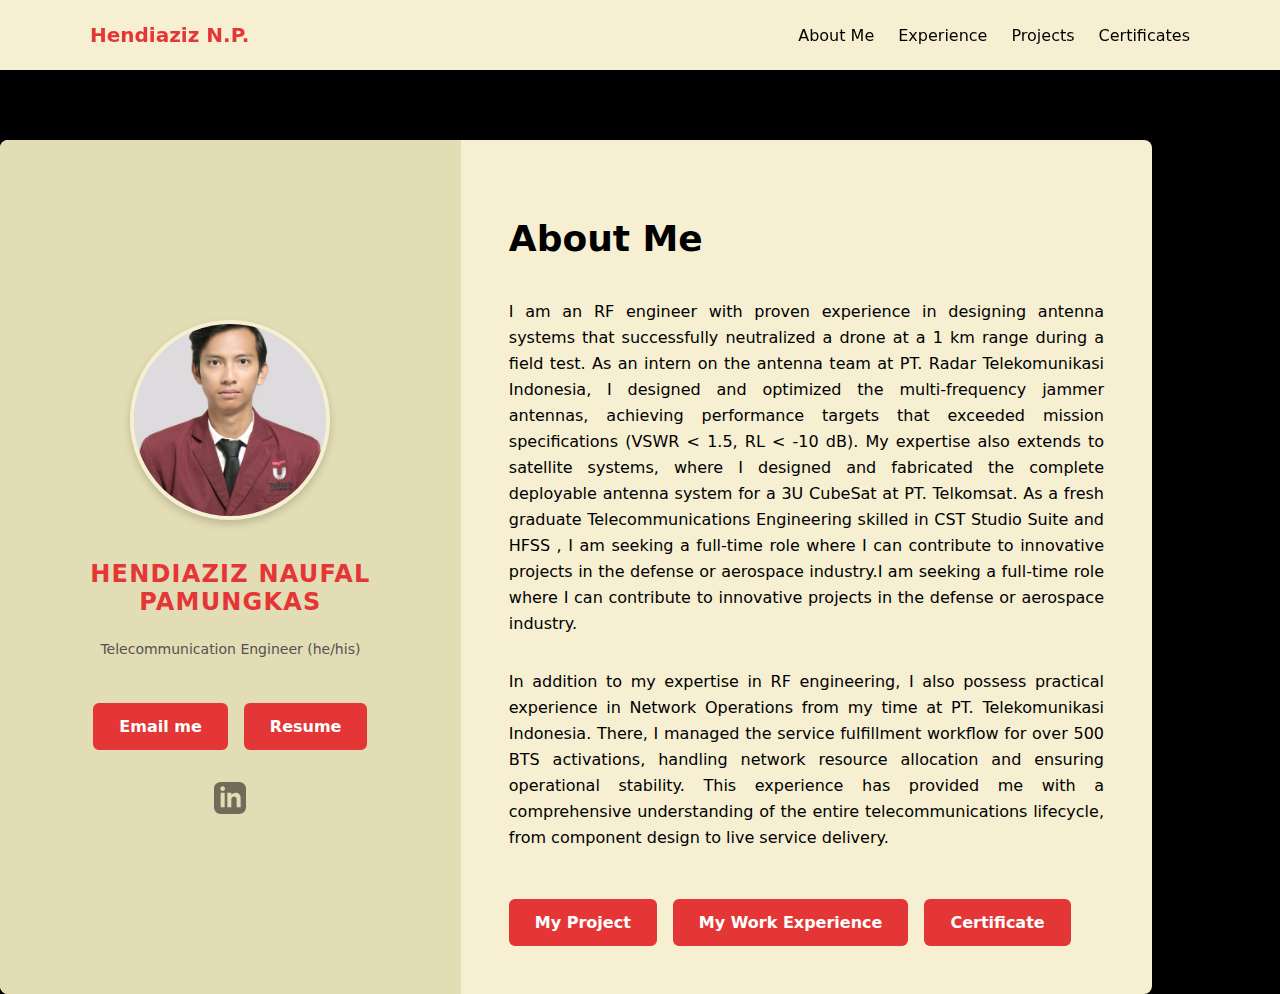
<file: index.html>
<!doctype html>
<html>
<head>
  <meta charset="UTF-8">
  <meta name="viewport" content="width=device-width, initial-scale=1.0">
  <title>Hendiaziz Portofolio</title>
  <link href="style.css" rel="stylesheet"> </head>
<body>
    <header class="site-header">
    <div class="header-container">
        <a href="index.html" class="nav-logo">Hendiaziz N.P.</a>

        <nav class="main-nav">
            <ul class="nav-links">
                <li><a href="index.html" class="nav-link">About Me</a></li>
                <li><a href="experience.html" class="nav-link">Experience</a></li>
                <li><a href="project.html" class="nav-link">Projects</a></li>
                <li><a href="certivicate.html" class="nav-link">Certificates</a></li>
            </ul>
        </nav>

        <button class="hamburger-menu" aria-label="Open Navigation Menu">
            <span class="line"></span>
            <span class="line"></span>
            <span class="line"></span>
        </button>
    </div>
</header>

    <main class="card">
        <div class="left-column">
    <img src="img/fotoaziz.jpg" alt="HENDIAZIZ NAUFAL PAMUNGKAS" class="profile-image">
    <h1 class="main-title">Hendiaziz Naufal Pamungkas</h1>
    <p class="subtitle">Telecommunication Engineer (he/his)</p>
    <div class="button-group">
        <a href="mailto:nhendiaziz@gmail.com" class="button">Email me</a>
        <a href="https://drive.google.com/file/d/1rLnEvaNYrmOI6PN3mwVgWo8ImVRgdI9_/view" class="button">Resume</a>
    </div>

    <a href="https://www.linkedin.com/in/hendiaziz-naufal-pamungkas/" target="_blank" rel="noopener noreferrer" class="social-icon">
        <svg fill="currentColor" viewBox="0 0 24 24" aria-hidden="true">
            <path d="M19 0h-14c-2.761 0-5 2.239-5 5v14c0 2.761 2.239 5 5 5h14c2.762 0 5-2.239 5-5v-14c0-2.761-2.238-5-5-5zm-11 19h-3v-11h3v11zm-1.5-12.268c-.966 0-1.75-.79-1.75-1.764s.784-1.764 1.75-1.764 1.75.79 1.75 1.764-.783 1.764-1.75 1.764zm13.5 12.268h-3v-5.604c0-3.368-4-3.113-4 0v5.604h-3v-11h3v1.765c1.396-2.586 7-2.777 7 2.476v6.759z"/>
        </svg>
    </a>
    </div>                                  

        <div class="right-column">
            <h2 class="about-title">About Me</h2>
            <p>I am an RF engineer with proven experience in designing antenna systems that successfully neutralized a drone at a 1 km range during a field test. As an intern on the antenna team at PT. Radar Telekomunikasi Indonesia, I designed and optimized the multi-frequency jammer antennas, achieving performance targets that exceeded mission specifications (VSWR < 1.5, RL < -10 dB). My expertise also extends to satellite systems, where I designed and fabricated the complete deployable antenna system for a 3U CubeSat at PT. Telkomsat. As a fresh graduate Telecommunications Engineering skilled in CST Studio Suite and HFSS , I am seeking a full-time role where I can contribute to innovative projects in the defense or aerospace industry.I am seeking a full-time role where I can contribute to innovative projects in the defense or aerospace industry.</p>
            <p>In addition to my expertise in RF engineering, I also possess practical experience in Network Operations from my time at PT. Telekomunikasi Indonesia. There, I managed the service fulfillment workflow for over 500 BTS activations, handling network resource allocation and ensuring operational stability. This experience has provided me with a comprehensive understanding of the entire telecommunications lifecycle, from component design to live service delivery.</p>
            <div class="button-group">
                <a href="project.html" class="button">My Project</a>
                <a href="experience.html" class="button">My Work Experience</a>
                <a href="certivicate.html" class="button">Certificate</a>
            </div>
        </div>
    </main>
<script>
    const hamburger = document.querySelector('.hamburger-menu');
    const navLinks = document.querySelector('.nav-links');

    hamburger.addEventListener('click', () => {
        // Toggle class 'nav-active' pada menu
        navLinks.classList.toggle('nav-active');
        
        // Toggle class 'active' pada tombol hamburger untuk animasi
        hamburger.classList.toggle('active');
    });
</script>
</body>
</html>
</file>
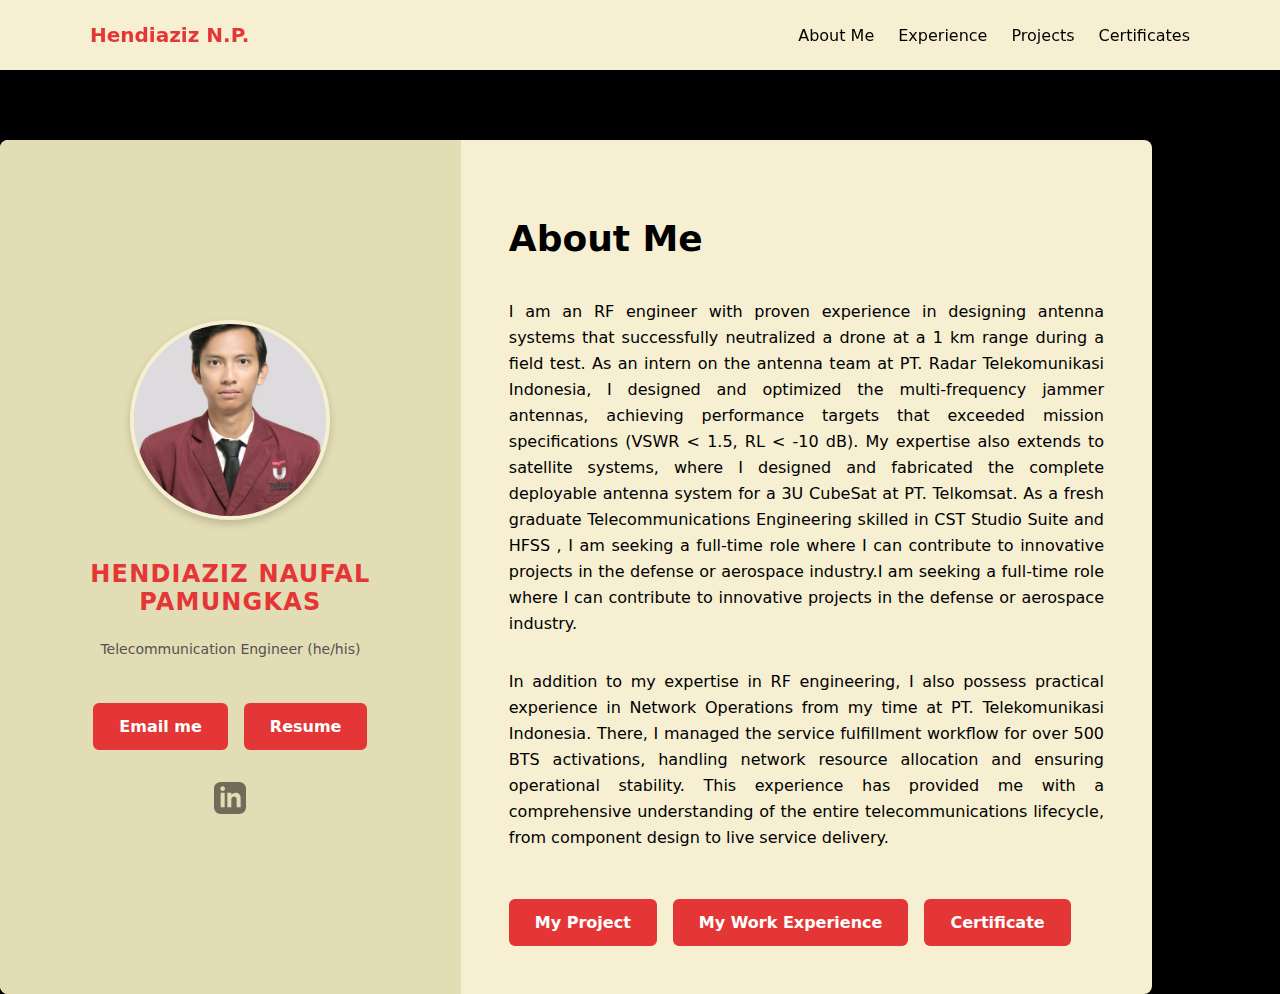
<file: about.html>
<!doctype html>
<html>
<head>
  <meta charset="UTF-8">
  <meta name="viewport" content="width=device-width, initial-scale=1.0">
  <title>Hendiaziz Portofolio</title>
  <link href="style.css" rel="stylesheet"> </head>
<body>
    <header class="site-header">
    <div class="header-container">
        <a href="about.html" class="nav-logo">Hendiaziz N.P.</a>

        <nav class="main-nav">
            <ul class="nav-links">
                <li><a href="about.html" class="nav-link">About Me</a></li>
                <li><a href="experience.html" class="nav-link">Experience</a></li>
                <li><a href="project.html" class="nav-link">Projects</a></li>
                <li><a href="certivicate.html" class="nav-link">Certificates</a></li>
            </ul>
        </nav>

        <button class="hamburger-menu" aria-label="Open Navigation Menu">
            <span class="line"></span>
            <span class="line"></span>
            <span class="line"></span>
        </button>
    </div>
</header>

    <main class="card">
        <div class="left-column">
    <img src="img/fotoaziz.jpg" alt="HENDIAZIZ NAUFAL PAMUNGKAS" class="profile-image">
    <h1 class="main-title">Hendiaziz Naufal Pamungkas</h1>
    <p class="subtitle">Telecommunication Engineer (he/his)</p>
    <div class="button-group">
        <a href="mailto:nhendiaziz@gmail.com" class="button">Email me</a>
        <a href="https://drive.google.com/file/d/1rLnEvaNYrmOI6PN3mwVgWo8ImVRgdI9_/view" class="button">Resume</a>
    </div>

    <a href="https://www.linkedin.com/in/hendiaziz-naufal-pamungkas/" target="_blank" rel="noopener noreferrer" class="social-icon">
        <svg fill="currentColor" viewBox="0 0 24 24" aria-hidden="true">
            <path d="M19 0h-14c-2.761 0-5 2.239-5 5v14c0 2.761 2.239 5 5 5h14c2.762 0 5-2.239 5-5v-14c0-2.761-2.238-5-5-5zm-11 19h-3v-11h3v11zm-1.5-12.268c-.966 0-1.75-.79-1.75-1.764s.784-1.764 1.75-1.764 1.75.79 1.75 1.764-.783 1.764-1.75 1.764zm13.5 12.268h-3v-5.604c0-3.368-4-3.113-4 0v5.604h-3v-11h3v1.765c1.396-2.586 7-2.777 7 2.476v6.759z"/>
        </svg>
    </a>
    </div>                                  

        <div class="right-column">
            <h2 class="about-title">About Me</h2>
            <p>I am an RF engineer with proven experience in designing antenna systems that successfully neutralized a drone at a 1 km range during a field test. As an intern on the antenna team at PT. Radar Telekomunikasi Indonesia, I designed and optimized the multi-frequency jammer antennas, achieving performance targets that exceeded mission specifications (VSWR < 1.5, RL < -10 dB). My expertise also extends to satellite systems, where I designed and fabricated the complete deployable antenna system for a 3U CubeSat at PT. Telkomsat. As a fresh graduate Telecommunications Engineering skilled in CST Studio Suite and HFSS , I am seeking a full-time role where I can contribute to innovative projects in the defense or aerospace industry.I am seeking a full-time role where I can contribute to innovative projects in the defense or aerospace industry.</p>
            <p>In addition to my expertise in RF engineering, I also possess practical experience in Network Operations from my time at PT. Telekomunikasi Indonesia. There, I managed the service fulfillment workflow for over 500 BTS activations, handling network resource allocation and ensuring operational stability. This experience has provided me with a comprehensive understanding of the entire telecommunications lifecycle, from component design to live service delivery.</p>
            <div class="button-group">
                <a href="project.html" class="button">My Project</a>
                <a href="experience.html" class="button">My Work Experience</a>
                <a href="certivicate.html" class="button">Certificate</a>
            </div>
        </div>
    </main>
<script>
    const hamburger = document.querySelector('.hamburger-menu');
    const navLinks = document.querySelector('.nav-links');

    hamburger.addEventListener('click', () => {
        // Toggle class 'nav-active' pada menu
        navLinks.classList.toggle('nav-active');
        
        // Toggle class 'active' pada tombol hamburger untuk animasi
        hamburger.classList.toggle('active');
    });
</script>
</body>
</html>
</file>
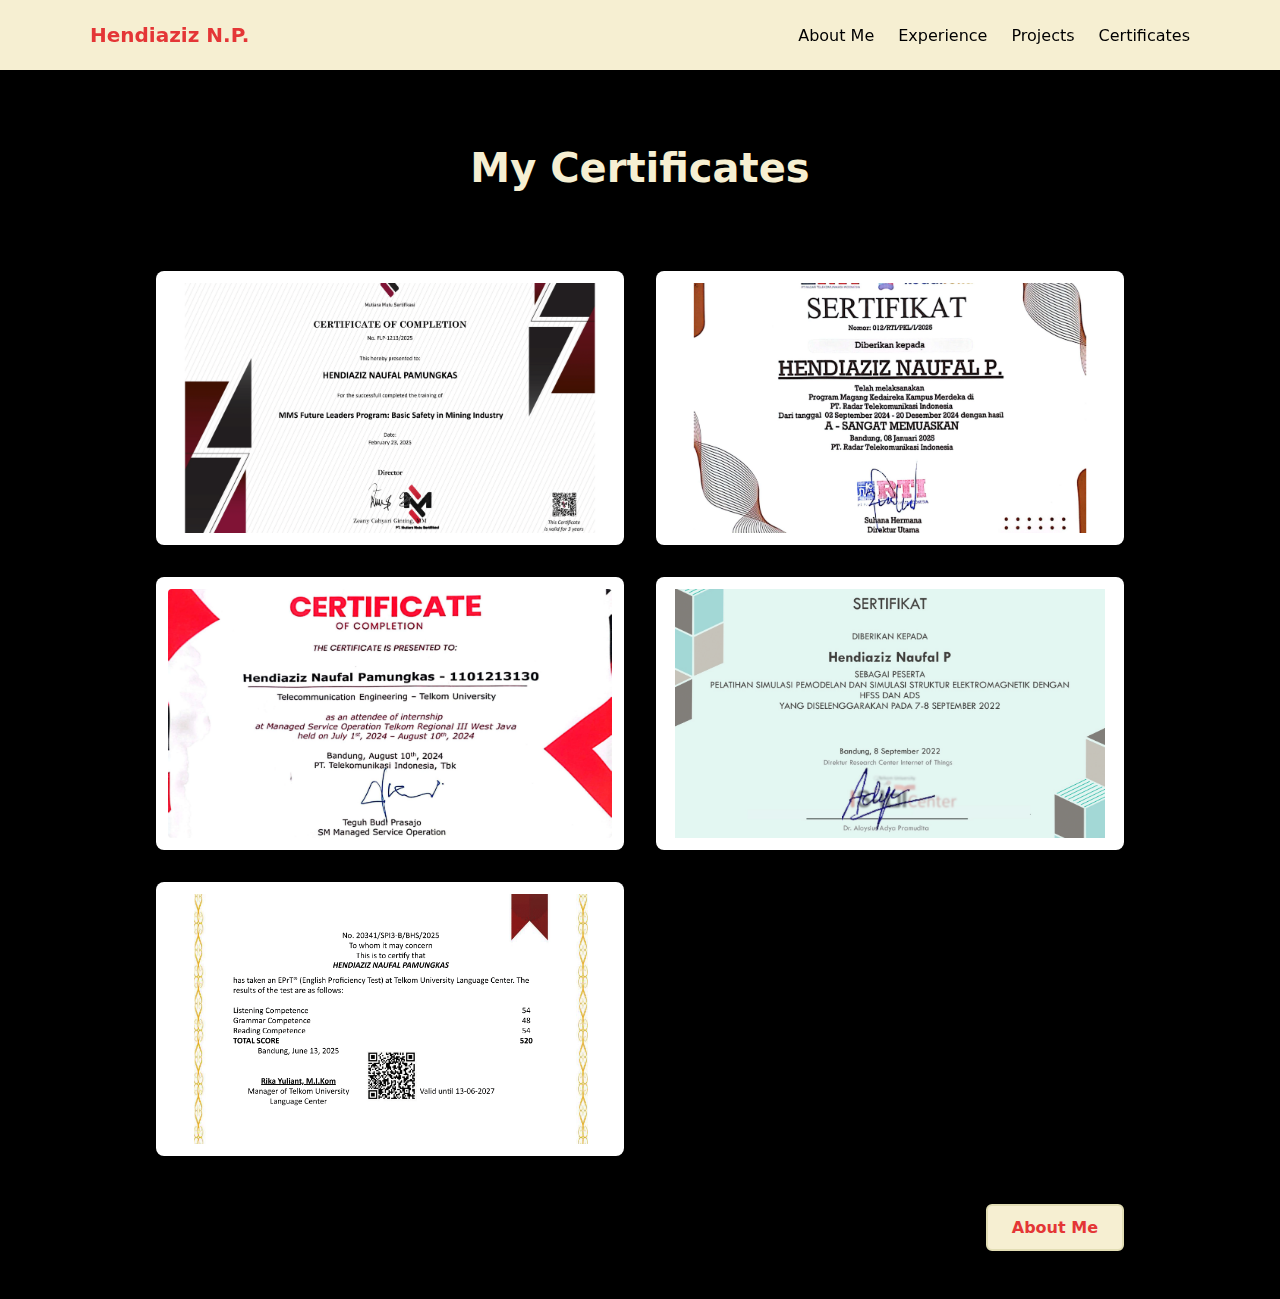
<file: certivicate.html>
<!doctype html>
<html lang="en">
<head>
    <meta charset="UTF-8">
    <meta name="viewport" content="width=device-width, initial-scale=1.0">
    <title>My Certificates - Hendiaziz</title>
    <link href="style.css" rel="stylesheet">
</head>
<body>
    <header class="site-header">
    <div class="header-container">
        <a href="index.html" class="nav-logo">Hendiaziz N.P.</a>

        <nav class="main-nav">
            <ul class="nav-links">
                <li><a href="index.html" class="nav-link">About Me</a></li>
                <li><a href="experience.html" class="nav-link">Experience</a></li>
                <li><a href="project.html" class="nav-link">Projects</a></li>
                <li><a href="certivicate.html" class="nav-link">Certificates</a></li>
            </ul>
        </nav>

        <button class="hamburger-menu" aria-label="Open Navigation Menu">
            <span class="line"></span>
            <span class="line"></span>
            <span class="line"></span>
        </button>
    </div>
</header>

    <div class="page-container">
        <h1 class="page-main-title">My Certificates</h1>

        <div class="certificate-gallery">
            <div class="certificate-item item-1">
                <img src="img/k3.png" alt="Sertifikat dari Telkom University">
            </div>
            <div class="certificate-item item-2">
                <img src="img/kedai.png" alt="Sertifikat dari Telkomsel">
            </div>
            <div class="certificate-item item-3">
                <img src="img/kp.png" alt="Sertifikat dari Kedaireka">
            </div>
            <div class="certificate-item item-4">
                <img src="img/hffs.png" alt="Sertifikat dari IBLU">
            </div>
            <div class="certificate-item item-5">
                <img src="img/eprt.png" alt="Sertifikat MMET Future Leaders">
            </div>
        </div>

        <nav class="page-nav">
             <a href="index.html" class="button">About Me</a>
        </nav>
    </div>
<script>
    const hamburger = document.querySelector('.hamburger-menu');
    const navLinks = document.querySelector('.nav-links');

    hamburger.addEventListener('click', () => {
        // Toggle class 'nav-active' pada menu
        navLinks.classList.toggle('nav-active');
        
        // Toggle class 'active' pada tombol hamburger untuk animasi
        hamburger.classList.toggle('active');
    });
</script>
</body>
</html>
</file>
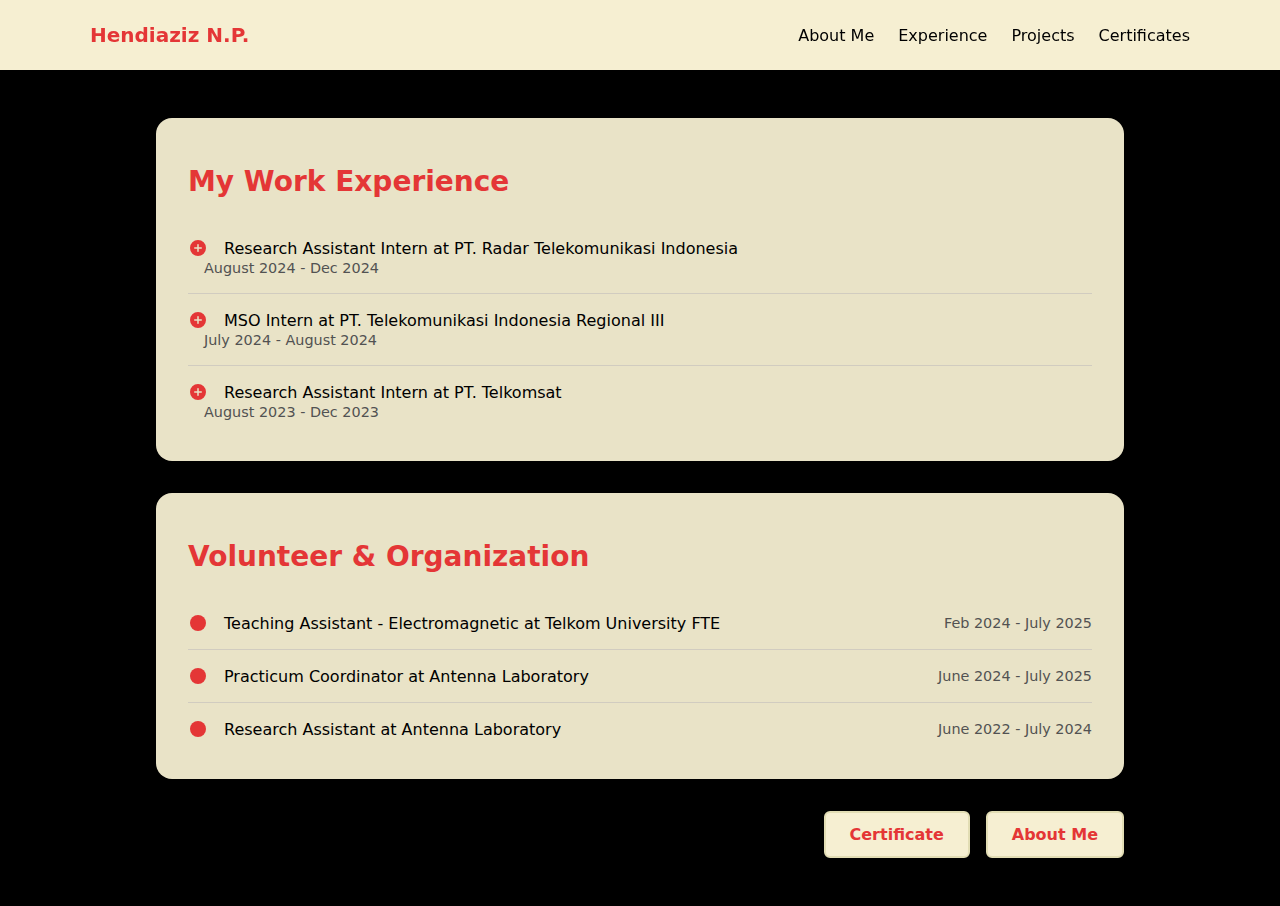
<file: experience.html>
<!doctype html>
<html lang="en">
<head>
    <meta charset="UTF-8">
    <meta name="viewport" content="width=device-width, initial-scale=1.0">
    <title>My Experience - Hendiaziz</title>
    <link href="style.css" rel="stylesheet">
</head>
<body>
    <header class="site-header">
    <div class="header-container">
        <a href="index.html" class="nav-logo">Hendiaziz N.P.</a>

        <nav class="main-nav">
            <ul class="nav-links">
                <li><a href="index.html" class="nav-link">About Me</a></li>
                <li><a href="experience.html" class="nav-link">Experience</a></li>
                <li><a href="project.html" class="nav-link">Projects</a></li>
                <li><a href="certivicate.html" class="nav-link">Certificates</a></li>
            </ul>
        </nav>

        <button class="hamburger-menu" aria-label="Open Navigation Menu">
            <span class="line"></span>
            <span class="line"></span>
            <span class="line"></span>
        </button>
    </div>
</header>

    <div class="page-container">
       

        <section class="info-card">
    <h2 class="section-title">My Work Experience</h2>
    <ul class="item-list">

        <li class="list-item collapsible">
            <div class="item-header">
                <div class="item-details">
                    <span class="item-icon">
                        <svg xmlns="http://www.w3.org/2000/svg" viewBox="0 0 20 20" fill="currentColor" class="icon-svg">
                            <path fill-rule="evenodd" d="M10 18a8 8 0 100-16 8 8 0 000 16zm.75-11.25a.75.75 0 00-1.5 0v2.5h-2.5a.75.75 0 000 1.5h2.5v2.5a.75.75 0 001.5 0v-2.5h2.5a.75.75 0 000-1.5h-2.5v-2.5z" clip-rule="evenodd" />
                        </svg>
                    </span>
                    <p class="item-title">Research Assistant Intern at PT. Radar Telekomunikasi Indonesia</p>
                </div>
                <span class="item-date">August 2024 - Dec 2024</span>
            </div>
           <div class="item-description">
    <h4>Responsibilities:</h4> 
    
    <ul>
        <li>Engaged in the research and development of an anti-drone system with multi-mode and multi-frequency jamming capabilities as part of the antenna team.</li>
        <li>Performed design, simulation using CST Studio Suite, and optimization of Log-Periodic Dipole Array (LPDA) and Vivaldi antennas.</li>
        <li>Conducted laboratory experiments to measure antenna parameters (Return Loss, VSWR, Impedance) using a Vector Network Analyzer (VNA).</li>
        <li>Participated in field testing of the jammer system to neutralize live drones.</li>
    </ul>

    <h4>Achievements:</h4>
    <ul>
        <li>Successfully designed a series of LPDA antennas for a jammer system covering 433 MHz, 900-1580 MHz, 2.4 GHz, and 5.8 GHz frequencies.</li>
        <li>Achieved measured antenna performance exceeding targets (VSWR &lt; 1.5, RL &lt; -10 dB), for instance, at 5.8 GHz achieving a VSWR of 1.15 and a Return Loss of -25.20 dB.</li>
        <li>Contributed to end-to-end system tests that successfully blocked drone signals at a 1 km test range, forcing the drone to initiate its emergency landing procedure.</li>
        <li>Contributed to the preparation of patent and Industrial Design documents for the jammer antenna technology as a project deliverable.</li>
    </ul>
</div>
        </li>

        <li class="list-item collapsible">
            <div class="item-header">
                <div class="item-details">
                    <span class="item-icon">
                        <svg xmlns="http://www.w3.org/2000/svg" viewBox="0 0 20 20" fill="currentColor" class="icon-svg">
                            <path fill-rule="evenodd" d="M10 18a8 8 0 100-16 8 8 0 000 16zm.75-11.25a.75.75 0 00-1.5 0v2.5h-2.5a.75.75 0 000 1.5h2.5v2.5a.75.75 0 001.5 0v-2.5h2.5a.75.75 0 000-1.5h-2.5v-2.5z" clip-rule="evenodd" />
                        </svg>
                    </span>
                    <p class="item-title">MSO Intern at PT. Telekomunikasi Indonesia Regional III</p>
                </div>
                <span class="item-date">July 2024 - August 2024</span>
            </div>
            <div class="item-description">
    <h4>Responsibilities:</h4>
    <ul>
        <li>Managed activation data for fulfillment services of Telkomsel's Base Transceiver Stations (BTS) using enterprise platforms: ENOM (for CNOP orders) and BIMA (for OLO orders).</li>
        <li>Directly handled key stages of the network activation workflow, including Install NTE, Manually Allocate Logical Resource (inputting 2G/3G/4G VLAN data), and Service Test.</li>
        <li>Processed sensitive technical and operational data to support network stability and optimization within the West Java regional area.</li>
    </ul>

    <h4>Achievements:</h4>
    <ul>
        <li>Processed and completed over 500 orders for each of the core stages within the ENOM platform, including Review Order, Install NTE, and Allocate Resource.</li>
        <li>Finalized approximately 50 Service Test orders to validate BTS bandwidth capacity and topology.</li>
        <li>Managed approximately 50 OLO (Other Licensed Operator) orders using the BIMA platform.</li>
    </ul>
</div>
        </li>

        <li class="list-item collapsible">
            <div class="item-header">
                <div class="item-details">
                    <span class="item-icon">
                       <svg xmlns="http://www.w3.org/2000/svg" viewBox="0 0 20 20" fill="currentColor" class="icon-svg">
                            <path fill-rule="evenodd" d="M10 18a8 8 0 100-16 8 8 0 000 16zm.75-11.25a.75.75 0 00-1.5 0v2.5h-2.5a.75.75 0 000 1.5h2.5v2.5a.75.75 0 001.5 0v-2.5h2.5a.75.75 0 000-1.5h-2.5v-2.5z" clip-rule="evenodd" />
                        </svg>
                    </span>
                    <p class="item-title">Research Assistant Intern at PT. Telkomsat</p>
                </div>
                <span class="item-date">August 2023 - Dec 2023</span>
            </div>
            <div class="item-description">
    <h4>Responsibilities:</h4>
    <ul>
        <li>Developed the antenna deployment mechanism, including an Arduino-controlled heater system and a PEEK-material retaining bracket.</li>
        <li>Fabricated prototypes and performed antenna parameter measurements (VSWR, Return Loss) using a NanoVNA for design validation.</li>
        <li>Designed and integrated the heater system and coupler boards as a unified antenna deployment system.</li>
    </ul>

    <h4>Achievements:</h4>
    <ul>
        <li>Achieved measured antenna performance meeting mission specifications: AIS antenna (VSWR 1.26, RL -18.47 dB) and TTC antenna (VSWR 1.57, RL -13.95 dB).</li>
        <li>Successfully tested a heater system capable of severing a nylon retaining string in 40 seconds, ensuring reliable on-orbit antenna deployment.</li>
        <li>Delivered a complete, end-to-end design for the CubeSat's deployable antenna system, encompassing antenna design, deployment mechanism, and bracket structure.</li>
    </ul>
</div>
        </li>

    </ul>
</section>
        
        <section class="info-card">
            <h2 class="section-title">Volunteer & Organization</h2>
            <ul class="item-list">
                <li class="list-item">
                    <div class="item-details">
                        <span class="item-icon">
                            <svg xmlns="http://www.w3.org/2000/svg" viewBox="0 0 20 20" fill="currentColor" class="icon-svg">
                                <path d="M10 18a8 8 0 100-16 8 8 0 000 16z" />
                           </svg>
                        </span>
                        <p class="item-title">Teaching Assistant - Electromagnetic at Telkom University FTE</p>
                    </div>
                    <span class="item-date">Feb 2024 - July 2025</span>
                </li>
                 <li class="list-item">
                    <div class="item-details">
                        <span class="item-icon">
                            <svg xmlns="http://www.w3.org/2000/svg" viewBox="0 0 20 20" fill="currentColor" class="icon-svg">
                                <path d="M10 18a8 8 0 100-16 8 8 0 000 16z" />
                           </svg>
                        </span>
                        <p class="item-title">Practicum Coordinator at Antenna Laboratory</p>
                    </div>
                    <span class="item-date">June 2024 - July 2025</span>
                </li>
                 <li class="list-item">
                    <div class="item-details">
                        <span class="item-icon">
                           <svg xmlns="http://www.w3.org/2000/svg" viewBox="0 0 20 20" fill="currentColor" class="icon-svg">
                                <path d="M10 18a8 8 0 100-16 8 8 0 000 16z" />
                           </svg>
                        </span>
                        <p class="item-title">Research Assistant at Antenna Laboratory</p>
                    </div>
                    <span class="item-date">June 2022 - July 2024</span>
                </li>
            </ul>
        </section>

        <nav class="page-nav">
            <a href="certivicate.html" class="button">Certificate</a>
            <a href="index.html" class="button">About Me</a>
        </nav>
    </div>

    <script>
    // Ambil semua item list yang bisa diklik
    const collapsibleItems = document.querySelectorAll('.list-item.collapsible');

    // Tambahkan fungsi 'click' pada setiap item
    collapsibleItems.forEach(item => {
        const header = item.querySelector('.item-header');
        header.addEventListener('click', function() {
            // Cek apakah item yang diklik sudah aktif
            const isActive = item.classList.contains('active');

            // Tutup semua item yang sedang terbuka
            collapsibleItems.forEach(otherItem => {
                otherItem.classList.remove('active');
            });

            // Jika item yang diklik tadi tidak aktif, maka buka item tersebut
            if (!isActive) {
                item.classList.add('active');
            }
        });
    });
</script>

<script>
    const hamburger = document.querySelector('.hamburger-menu');
    const navLinks = document.querySelector('.nav-links');

    hamburger.addEventListener('click', () => {
        // Toggle class 'nav-active' pada menu
        navLinks.classList.toggle('nav-active');
        
        // Toggle class 'active' pada tombol hamburger untuk animasi
        hamburger.classList.toggle('active');
    });
</script>
</body>
</html>
</body>
</html>
</file>
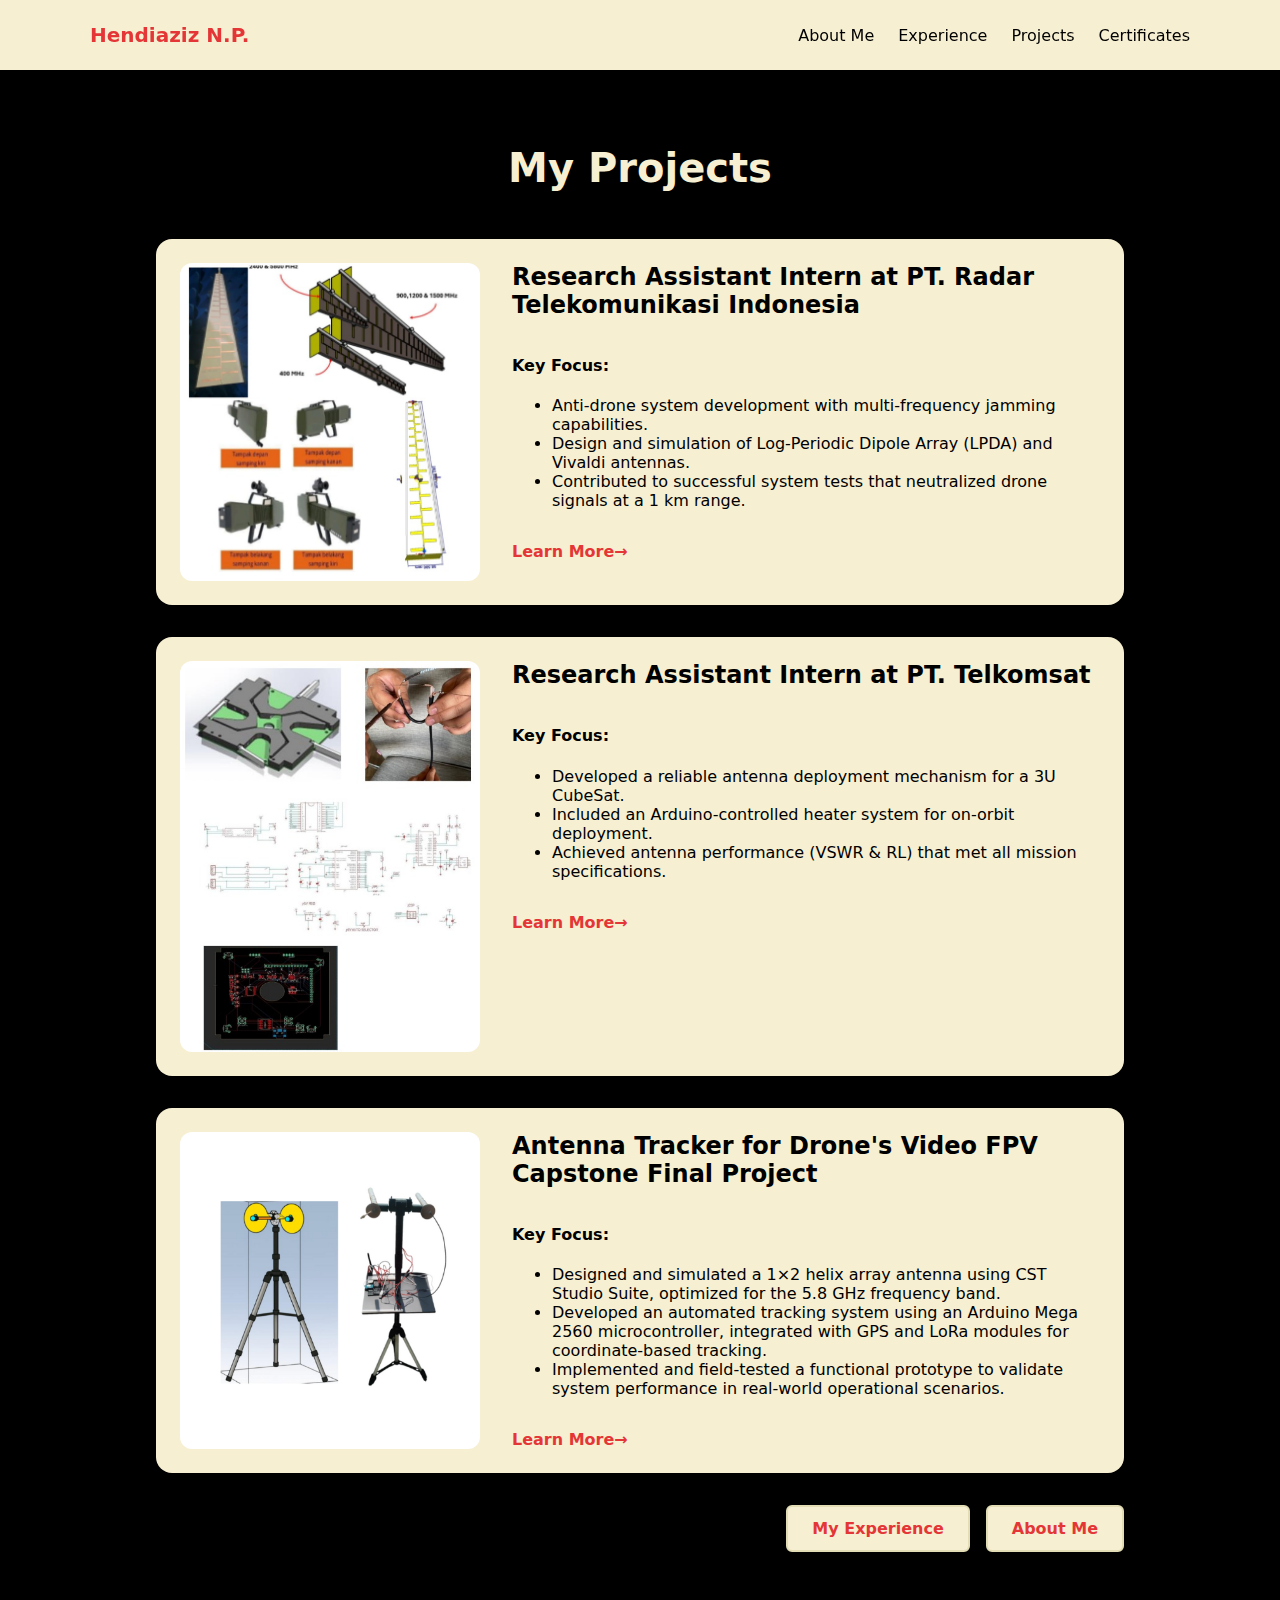
<file: project.html>
<!doctype html>
<html lang="en">
<head>
    <meta charset="UTF-8">
    <meta name="viewport" content="width=device-width, initial-scale=1.0">
    <title>My Projects - Hendiaziz</title>
    <link href="style.css" rel="stylesheet">
</head>
<body>
    <header class="site-header">
    <div class="header-container">
        <a href="index.html" class="nav-logo">Hendiaziz N.P.</a>

        <nav class="main-nav">
            <ul class="nav-links">
                <li><a href="index.html" class="nav-link">About Me</a></li>
                <li><a href="experience.html" class="nav-link">Experience</a></li>
                <li><a href="project.html" class="nav-link">Projects</a></li>
                <li><a href="certivicate.html" class="nav-link">Certificates</a></li>
            </ul>
        </nav>

        <button class="hamburger-menu" aria-label="Open Navigation Menu">
            <span class="line"></span>
            <span class="line"></span>
            <span class="line"></span>
        </button>
    </div>
</header>

    <div class="page-container">
        <h1 class="page-main-title">My Projects</h1>

     
<section class="project-card">
    <img src="img/project1.jpg" alt="Gambar Proyek Radar Anti Drone" class="project-image">
    <div class="project-details">
        <h2 class="project-title">Research Assistant Intern at PT. Radar Telekomunikasi Indonesia</h2>
        <div class="project-description">
            <h4>Key Focus:</h4>
            <ul>
                <li>Anti-drone system development with multi-frequency jamming capabilities.</li>
                <li>Design and simulation of Log-Periodic Dipole Array (LPDA) and Vivaldi antennas.</li>
                <li>Contributed to successful system tests that neutralized drone signals at a 1 km range.</li>
            </ul>

            <div class="collapsible-details">
                <h4>Achievements:</h4>
                <ul>
                <li>Successfully designed a series of LPDA antennas for a jammer system covering 433 MHz, 900-1580 MHz, 2.4 GHz, and 5.8 GHz frequencies.</li>
                <li>Achieved measured antenna performance exceeding targets (VSWR &lt; 1.5, RL &lt; -10 dB), for instance, at 5.8 GHz achieving a VSWR of 1.15 and a Return Loss of -25.20 dB.</li>
                <li>Contributed to end-to-end system tests that successfully blocked drone signals at a 1 km test range, forcing the drone to initiate its emergency landing procedure.</li>
                <li>Contributed to the preparation of patent and Industrial Design documents for the jammer antenna technology as a project deliverable.</li>
            </ul>
            </div>
        </div>
        <a href="#" class="text-link-button project-button">Learn More</a>

    </div>
</section>

    <section class="project-card">
    <img src="img/project2.jpg" alt="Gambar Proyek Telkomsat" class="project-image">
    <div class="project-details">
        <h2 class="project-title">Research Assistant Intern at PT. Telkomsat</h2>
        <div class="project-description">
            <h4>Key Focus:</h4>
            <ul>
                <li>Developed a reliable antenna deployment mechanism for a 3U CubeSat.</li>
                <li>Included an Arduino-controlled heater system for on-orbit deployment.</li>
                <li>Achieved antenna performance (VSWR & RL) that met all mission specifications.</li>
            </ul>

            <div class="collapsible-details">
                <h4>Achievements:</h4>
                <ul>
                    <li>Achieved measured antenna performance meeting mission specifications: AIS antenna (VSWR 1.26, RL -18.47 dB) and TTC antenna (VSWR 1.57, RL -13.95 dB).</li>
                    <li>Successfully tested a heater system capable of severing a nylon retaining string in 40 seconds, ensuring reliable on-orbit antenna deployment.</li>
                    <li>Delivered a complete, end-to-end design for the CubeSat's deployable antenna system, encompassing antenna design, deployment mechanism, and bracket structure.</li>
                </ul>
            </div>
        </div>
        <a href="#" class="text-link-button project-button">Learn More</a>
    </div>
</section>

        <section class="project-card">
            <img src="img/antena.png" alt="Gambar Proyek Antenna Tracker" class="project-image">
            <div class="project-details">
                <h2 class="project-title">Antenna Tracker for Drone's Video FPV Capstone Final Project</h2>
                <div class="project-description">
                    <h4>Key Focus:</h4>
            <ul>
                <li>Designed and simulated a 1×2 helix array antenna using CST Studio Suite, optimized for the 5.8 GHz frequency band.</li>
                <li>Developed an automated tracking system using an Arduino Mega 2560 microcontroller, integrated with GPS and LoRa modules for coordinate-based tracking.
</li>
                <li>Implemented and field-tested a functional prototype to validate system performance in real-world operational scenarios.
</li>
            </ul>

            <div class="collapsible-details">
                <h4>Achievements:</h4>
                <ul>
                    <li>Successfully maintained drone video transmission quality up to a ±600-meter range with 100 mW transmit power , achieving key antenna parameters of -13.213 dB Return Loss and 1.559 VSWR.
</li>
                </ul>
            </div>
        </div>
        <a href="#" class="text-link-button project-button">Learn More</a>
    </div>
</section>

        <nav class="page-nav">
             <a href="experience.html" class="button">My Experience</a>
             <a href="index.html" class="button">About Me</a>
        </nav>
    </div> <script>
    // Ambil semua tombol "Learn More"
    const projectButtons = document.querySelectorAll('.project-button');

    // Tambahkan fungsi 'click' pada setiap tombol
    projectButtons.forEach(button => {
        button.addEventListener('click', function(event) {
            // Mencegah link pindah halaman saat diklik
            event.preventDefault(); 

            // Cari kartu proyek terdekat dari tombol yang diklik
            const projectCard = this.closest('.project-card');

            // Tambah atau hapus class 'active' pada kartu tersebut
            projectCard.classList.toggle('active');

            // Ganti teks tombol berdasarkan status aktif
            if (projectCard.classList.contains('active')) {
                this.textContent = 'Show Less';
            } else {
                this.textContent = 'Learn More';
            }
        });
    });
</script>
<script>
    const hamburger = document.querySelector('.hamburger-menu');
    const navLinks = document.querySelector('.nav-links');

    hamburger.addEventListener('click', () => {
        // Toggle class 'nav-active' pada menu
        navLinks.classList.toggle('nav-active');
        
        // Toggle class 'active' pada tombol hamburger untuk animasi
        hamburger.classList.toggle('active');
    });
</script>
</body> 
</html>
</file>
<file: style.css>
/* =================================================================
   1. DEFINISI WARNA & FONT DASAR (CSS VARIABLES)
   ================================================================= */

   /* =================================================================
   HEADER / NAVBAR STYLES
   ================================================================= */
.site-header {
    background-color: var(--light-beige-bg);
    box-shadow: 0 2px 4px rgba(0, 0, 0, 0.1);
    padding: 0 2rem;
    position: sticky; /* Membuat navbar tetap di atas saat scroll */
    top: 0;
    width: 100%;
    z-index: 1000;
    box-sizing: border-box;
}

.header-container {
    display: flex;
    justify-content: space-between;
    align-items: center;
    max-width: 1100px;
    margin: 0 auto;
    height: 70px; /* Tinggi navbar */
}

/* Penyesuaian agar konten tidak tertutup navbar */
.card, .page-container {
    margin-top: 70px; /* Beri jarak atas seukuran tinggi navbar */
}

.nav-logo {
    font-weight: 700;
    font-size: 1.25rem;
    color: var(--primary-red);
    text-decoration: none;
}

.nav-links {
    display: flex;
    gap: 1.5rem;
    list-style: none;
    margin: 0;
    padding: 0;
}

.nav-link {
    color: var(--dark-text);
    text-decoration: none;
    font-weight: 500;
    padding: 0.5rem 0;
    position: relative;
    transition: color 0.3s;
}

.nav-link::after {
    content: '';
    position: absolute;
    width: 0;
    height: 2px;
    bottom: 0;
    left: 0;
    background-color: var(--primary-red);
    transition: width 0.3s;
}

.nav-link:hover {
    color: var(--primary-red);
}
.nav-link:hover::after {
    width: 100%;
}

/* Gaya untuk link halaman yang sedang aktif */
.nav-link.active-link {
    color: var(--primary-red);
    font-weight: 700;
}
.nav-link.active-link::after {
    width: 100%;
}

.hamburger-menu {
    display: none; /* Sembunyikan di desktop */
    flex-direction: column;
    gap: 5px;
    cursor: pointer;
    background: none;
    border: none;
}
.hamburger-menu .line {
    width: 25px;
    height: 3px;
    background-color: var(--dark-text);
    border-radius: 3px;
    transition: all 0.3s ease-in-out;
}

/* === RESPONSIVE NAVBAR === */
@media (max-width: 768px) {
    .nav-links {
        display: none; /* Sembunyikan menu di mobile */
        flex-direction: column;
        position: absolute;
        top: 70px;
        left: 0;
        width: 100%;
        background-color: var(--light-beige-bg);
        box-shadow: 0 2px 4px rgba(0, 0, 0, 0.1);
        padding: 1rem 0;
        text-align: center;
    }
    
    .nav-links.nav-active {
        display: flex; /* Tampilkan menu saat aktif */
    }

    .nav-links li {
        padding: 0.5rem 0;
    }
    
    .hamburger-menu {
        display: flex; /* Tampilkan tombol hamburger di mobile */
    }

    /* Animasi Tombol Hamburger menjadi 'X' */
    .hamburger-menu.active .line:nth-child(1) {
        transform: translateY(8px) rotate(45deg);
    }
    .hamburger-menu.active .line:nth-child(2) {
        opacity: 0;
    }
    .hamburger-menu.active .line:nth-child(3) {
        transform: translateY(-8px) rotate(-45deg);
    }
}
:root {
    /* Palet Warna Baru */
    --primary-red: #E43636;
    --light-beige-bg: #F6EFD2;
    --accent-khaki: #E2DDB4;
    --dark-text: #000000;
    
    /* Warna Pendukung */
    --light-text: #ffffff;
    --border-color: #d1ccc0; /* Warna border yang lebih soft */
}

/* =================================================================
   2. GAYA DASAR & GLOBAL (BODY, TOMBOL, DLL.)
   ================================================================= */
/* CSS BARU YANG SUDAH DIPERBAIKI */
/* Ganti aturan 'body' Anda dengan ini */
body {
    font-family: system-ui, -apple-system, BlinkMacSystemFont, 'Segoe UI', Roboto, Oxygen, Ubuntu, Cantarell, 'Open Sans', 'Helvetica Neue', sans-serif;
    background-color: var(--dark-text);
    margin: 0; /* Diperbaiki dari '5' menjadi '0' */
    padding: 0;
    color: var(--dark-text);
}

/* TAMBAHKAN CLASS BARU INI di bawah aturan body */
.center-wrapper {
    display: flex;
    align-items: center;
    justify-content: center;
    /* Tinggi viewport dikurangi tinggi navbar agar pas di tengah */
    min-height: calc(100vh - 70px); 
    padding: 2rem; /* Ini akan menciptakan 'margin' di sekeliling kartu */
    box-sizing: border-box;
}

/* ... sisa kode CSS Anda ... */
.page-container {
    width: 100%;
    max-width: 968px;
    margin: 2rem auto;
    padding: 1rem;
}

.page-main-title {
    font-size: 2.5rem;
    font-weight: 700;
    color: var(--light-beige-bg);
    text-align: center;
    margin-bottom: 3rem;
    text-shadow: 1px 1px 3px rgba(0, 0, 0, 0.4);
}

.button {
    display: inline-block;
    background-color: var(--primary-red);
    color: var(--light-text);
    padding: 0.75rem 1.5rem;
    border-radius: 0.375rem;
    text-decoration: none;
    font-weight: 600;
    text-align: center;
    border: 2px solid var(--primary-red);
    transition: all 0.3s;
}
.button:hover {
    background-color: transparent;
    color: var(--primary-red);
}

.text-link-button {
    background: none;
    border: none;
    padding: 0;
    color: var(--primary-red);
    font-weight: 600;
    text-decoration: none;
    cursor: pointer;
    transition: color 0.3s;
}
.text-link-button:hover {
    color: var(--dark-text);
    text-decoration: underline;
}
.text-link-button::after {
    content: ' →';
    display: inline-block;
}
.project-card.active .text-link-button::after {
    content: ' ↓';
}

/* =================================================================
   3. GAYA HALAMAN UTAMA (ABOUT ME - index.html)
   ================================================================= */
.card {
    display: grid;
    grid-template-columns: 1fr;
    max-width: 1152px;
    width: 100%;
    background-color: var(--light-beige-bg);
    box-shadow: 0 25px 50px -12px rgb(0 0 0 / 0.25);
    border-radius: 0.5rem;
    overflow: hidden;
}
.left-column {
    background-color: var(--accent-khaki);
    padding: 2rem;
    display: flex;
    flex-direction: column;
    align-items: center;
    justify-content: center;
    text-align: center;
}
.profile-image {
    width: 10rem;
    height: 10rem;
    border-radius: 9999px;
    object-fit: cover;
    border: 4px solid var(--light-beige-bg);
    box-shadow: 0 4px 10px -1px rgb(0 0 0 / 0.2);
    margin-bottom: 1.5rem;
}
.main-title {
    font-size: 1.25rem;
    font-weight: 700;
    text-transform: uppercase;
    letter-spacing: 0.05em;
    color: var(--primary-red);
}
.subtitle {
    font-size: 0.875rem;
    color: #525252;
    margin-top: 0.5rem;
}
.right-column {
    padding: 2rem;
    display: flex;
    flex-direction: column;
    justify-content: center;
}
.about-title {
    font-size: 2.25rem;
    font-weight: 700;
    color: var(--dark-text);
    margin-bottom: 1.5rem;
}
.right-column p {
    line-height: 1.625;
    margin-bottom: 1rem;
    text-align: justify;
}
.button-group {
    margin-top: 2rem;
    display: flex;
    flex-wrap: wrap;
    gap: 1rem;
}
.social-icon {
    margin-top: 2rem;
    width: 2rem;
    height: 2rem;
    color: #736b5a;
    transition: color 0.3s;
}
.social-icon:hover {
    color: var(--primary-red);
}


/* =================================================================
   4. GAYA HALAMAN EXPERIENCE (experience.html)
   ================================================================= */
.info-card {
    background-color: rgba(246, 239, 210, 0.95); /* var(--light-beige-bg) dengan transparansi */
    border-radius: 1rem;
    padding: 1.5rem 2rem;
    margin-bottom: 2rem;
    box-shadow: 0 4px 6px -1px rgb(0 0 0 / 0.1);
}
.section-title {
    font-size: 1.75rem;
    font-weight: 600;
    color: var(--primary-red);
    margin-bottom: 1.5rem;
}
.item-list {
    list-style: none;
    padding: 0;
    margin: 0;
}
.list-item {
    display: flex;
    justify-content: space-between;
    align-items: center;
    flex-wrap: wrap;
    padding: 1rem 0;
    border-bottom: 1px solid var(--border-color);
}
.list-item:last-child {
    border-bottom: none;
}
.item-list.no-lines .list-item {
    border-bottom: none;
}
.item-details {
    display: flex;
    align-items: center;
    gap: 1rem;
}
.item-icon {
    width: 1.25rem;
    height: 1.25rem;
    color: var(--primary-red);
    transition: transform 0.3s ease;
}
.list-item.active .item-icon {
    transform: rotate(135deg);
}
.icon-svg {
    width: 100%;
    height: 100%;
}
.item-title {
    font-size: 1rem;
    font-weight: 500;
    margin: 0;
}
.item-date {
    font-size: 0.9rem;
    color: #525252;
    white-space: nowrap;
    margin-left: 1rem;
}
/* Bagian yang mungkin hilang sebelumnya: cursor pointer untuk header */
.list-item.collapsible .item-header {
    cursor: pointer;
    width: 100%;
}
.item-description {
    max-height: 0;
    overflow: hidden;
    transition: max-height 0.4s ease-out, padding 0.4s ease-out;
    width: 100%;
    padding: 0 0 0 2.25rem;
    box-sizing: border-box;
}
.list-item.active .item-description {
    max-height: 250px;
    overflow-y: auto;
    padding: 1rem 0 1rem 2.25rem;
    transition: max-height 0.5s ease-in, padding 0.5s ease-in;
}
.item-description h4 {
    font-weight: 600;
    color: var(--dark-text);
    margin: 1rem 0 0.5rem 0;
}
.item-description ul {
    padding-left: 1.25rem;
    margin: 0 0 1rem 0;
    list-style-type: square;
}
.item-description li {
    margin-bottom: 0.5rem;
    font-size: 0.9rem;
    line-height: 1.5;
}
.item-description::-webkit-scrollbar { width: 8px; }
.item-description::-webkit-scrollbar-track { background: var(--accent-khaki); }
.item-description::-webkit-scrollbar-thumb { background: var(--primary-red); }


.page-nav {
    display: flex;
    justify-content: flex-end;
    gap: 1rem;
    margin-top: 1rem;
}
.page-nav .button {
    background-color: var(--light-beige-bg);
    color: var(--primary-red);
    border-color: var(--accent-khaki);
}
.page-nav .button:hover {
    background-color: var(--primary-red);
    color: var(--light-text);
    border-color: var(--primary-red);
}


/* =================================================================
   5. GAYA HALAMAN PROJECTS (projects.html)
   ================================================================= */
.project-card {
    display: flex;
    gap: 2rem;
    background-color: var(--light-beige-bg);
    border-radius: 1rem;
    padding: 1.5rem;
    margin-bottom: 2rem;
    box-shadow: 0 10px 15px -3px rgb(0 0 0 / 0.1);
    transition: transform 0.3s, box-shadow 0.3s;
}
.project-card:hover {
    transform: translateY(-5px);
    box-shadow: 0 20px 25px -5px rgb(0 0 0 / 0.1);
}
.project-image {
    width: 300px;
    flex-shrink: 0;
    height: auto;
    object-fit: cover;
    border-radius: 0.75rem;
}
.project-details {
    display: flex;
    flex-direction: column;
    width: 100%;
}
.project-title {
    font-size: 1.5rem;
    font-weight: 600;
    color: var(--dark-text);
    margin-top: 0;
    margin-bottom: 1rem;
}
.project-button {
    margin-top: 1rem;
    align-self: flex-start;
}
.collapsible-details {
    max-height: 0;
    overflow: hidden;
    opacity: 0;
    transition: all 0.5s ease-out;
}
.project-card.active .collapsible-details {
    max-height: 300px;
    overflow-y: auto;
    opacity: 1;
    margin-top: 1rem;
}
.collapsible-details h4 {
    color: var(--primary-red);
}
.collapsible-details ul {
    padding-left: 1.25rem;
    margin: 0.5rem 0 0 0;
}
.collapsible-details li {
    margin-bottom: 0.5rem;
    font-size: 0.9rem;
    line-height: 1.5;
}
.collapsible-details::-webkit-scrollbar { width: 8px; }
.collapsible-details::-webkit-scrollbar-track { background: var(--accent-khaki); }
.collapsible-details::-webkit-scrollbar-thumb { background: var(--primary-red); }


/* =================================================================
   6. GAYA HALAMAN CERTIFICATES (certificate.html)
   ================================================================= */
.certificate-gallery {
    display: grid;
    grid-template-columns: repeat(2, 1fr);
    gap: 2rem;
    padding: 2rem 0;
}
.certificate-item {
    background-color: var(--light-text);
    padding: 0.75rem;
    border-radius: 0.5rem;
    box-shadow: 0 4px 6px -1px rgb(0 0 0 / 0.1);
    transition: transform 0.3s ease, box-shadow 0.3s ease;
}
.certificate-item:hover {
    transform: translateY(-5px) scale(1.03);
    box-shadow: 0 10px 15px -3px rgb(0 0 0 / 0.1);
}
.certificate-item img {
    width: 100%;
    display: block;
    border-radius: 0.25rem;
    aspect-ratio: 16 / 9;
    object-fit: cover;
}


/* =================================================================
   7. PENGATURAN RESPONSIVE (MEDIA QUERIES)
   ================================================================= */
@media (min-width: 768px) {
    /* About Me Page */
    .card { grid-template-columns: 2fr 3fr; }
    .profile-image { width: 12rem; height: 12rem; }
    .main-title { font-size: 1.5rem; }
    .right-column { padding: 3rem; }
}

@media (max-width: 768px) {
    /* Project Page */
    .project-card { flex-direction: column; }
    .project-image { width: 100%; height: 200px; }
    .project-title { font-size: 1.25rem; }
    /* Certificate Page */
    .certificate-gallery { grid-template-columns: 1fr; }
}

@media (max-width: 640px) {
    /* Experience Page */
    .list-item { flex-direction: column; align-items: flex-start; gap: 0.5rem; }
    .item-date { margin-left: 0; /* Dihapus agar sejajar kiri */ background-color: var(--accent-khaki); color: var(--dark-text); padding: 0.1rem 0.5rem; border-radius: 0.5rem; font-size: 0.75rem; }
    /* Global */
    .section-title { font-size: 1.5rem; }
    .info-card { padding: 1.5rem; }
    .page-main-title { font-size: 2rem; }
}
</file>
